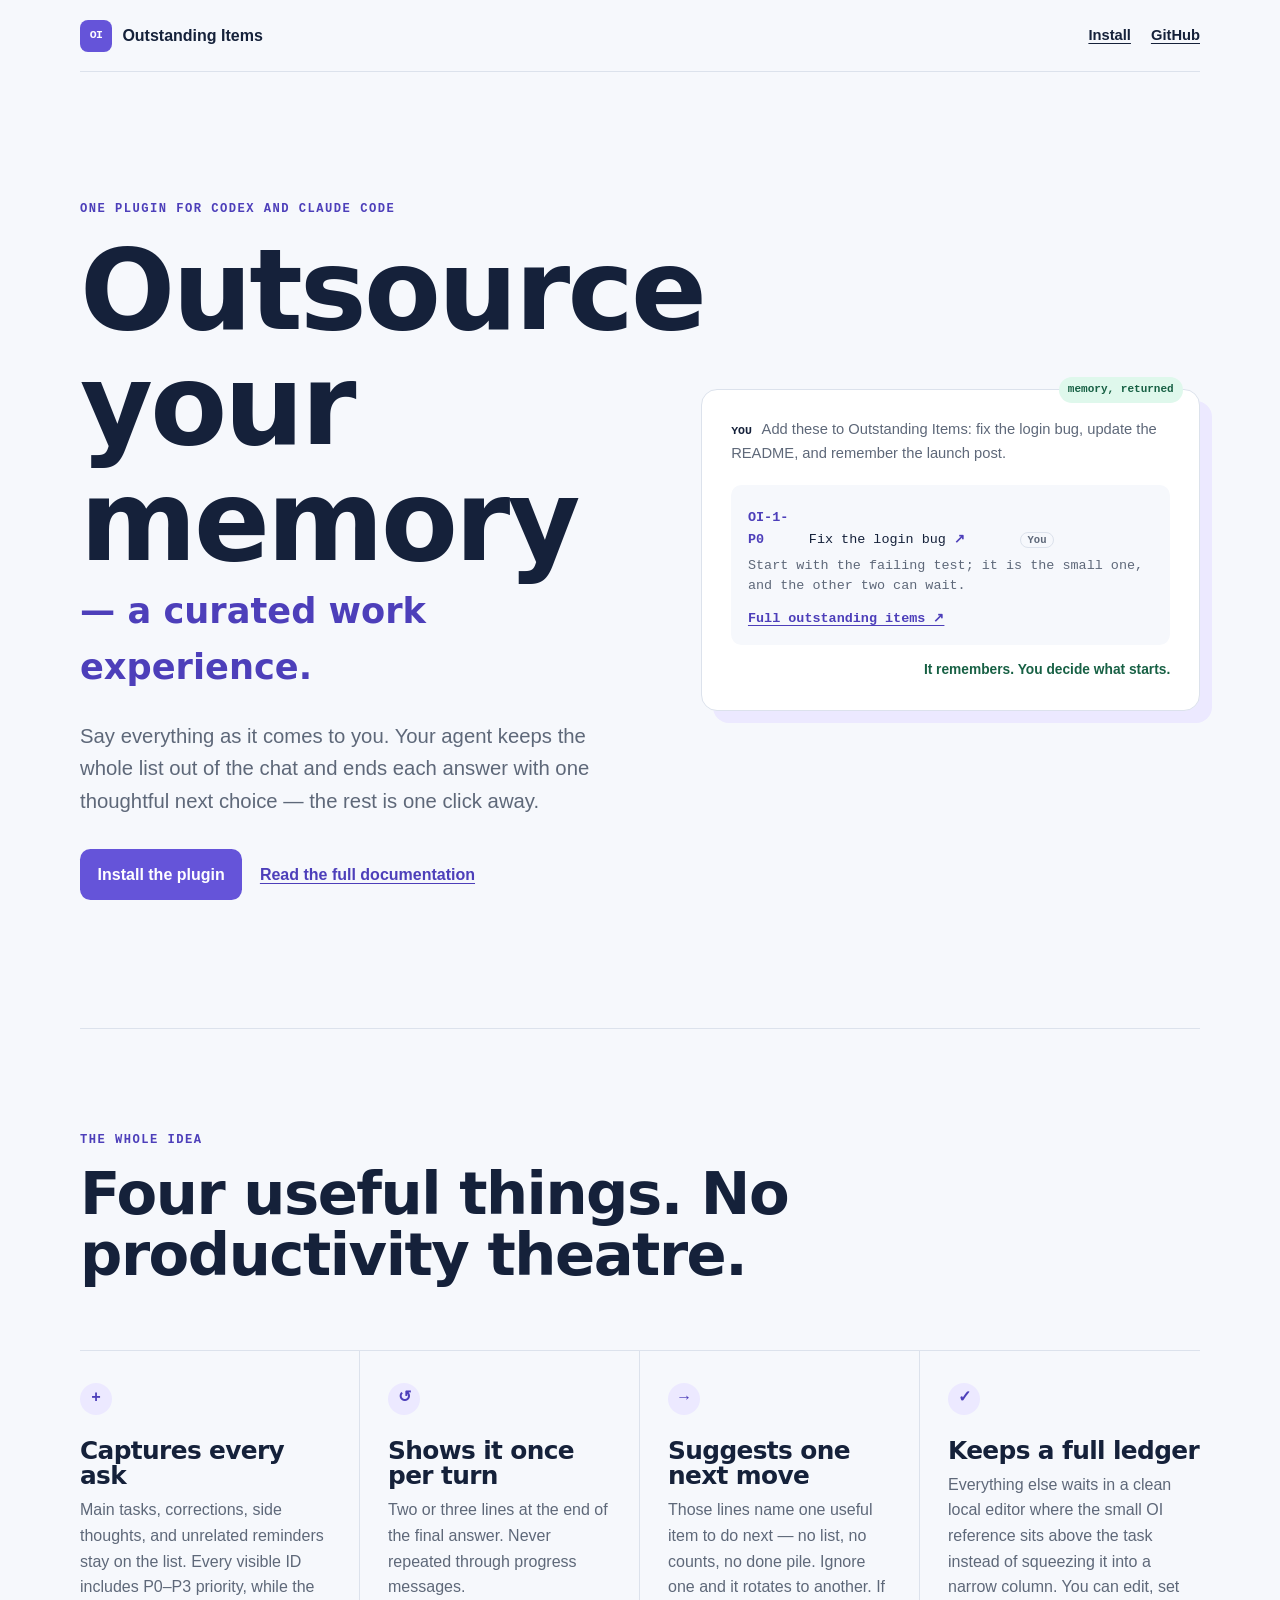
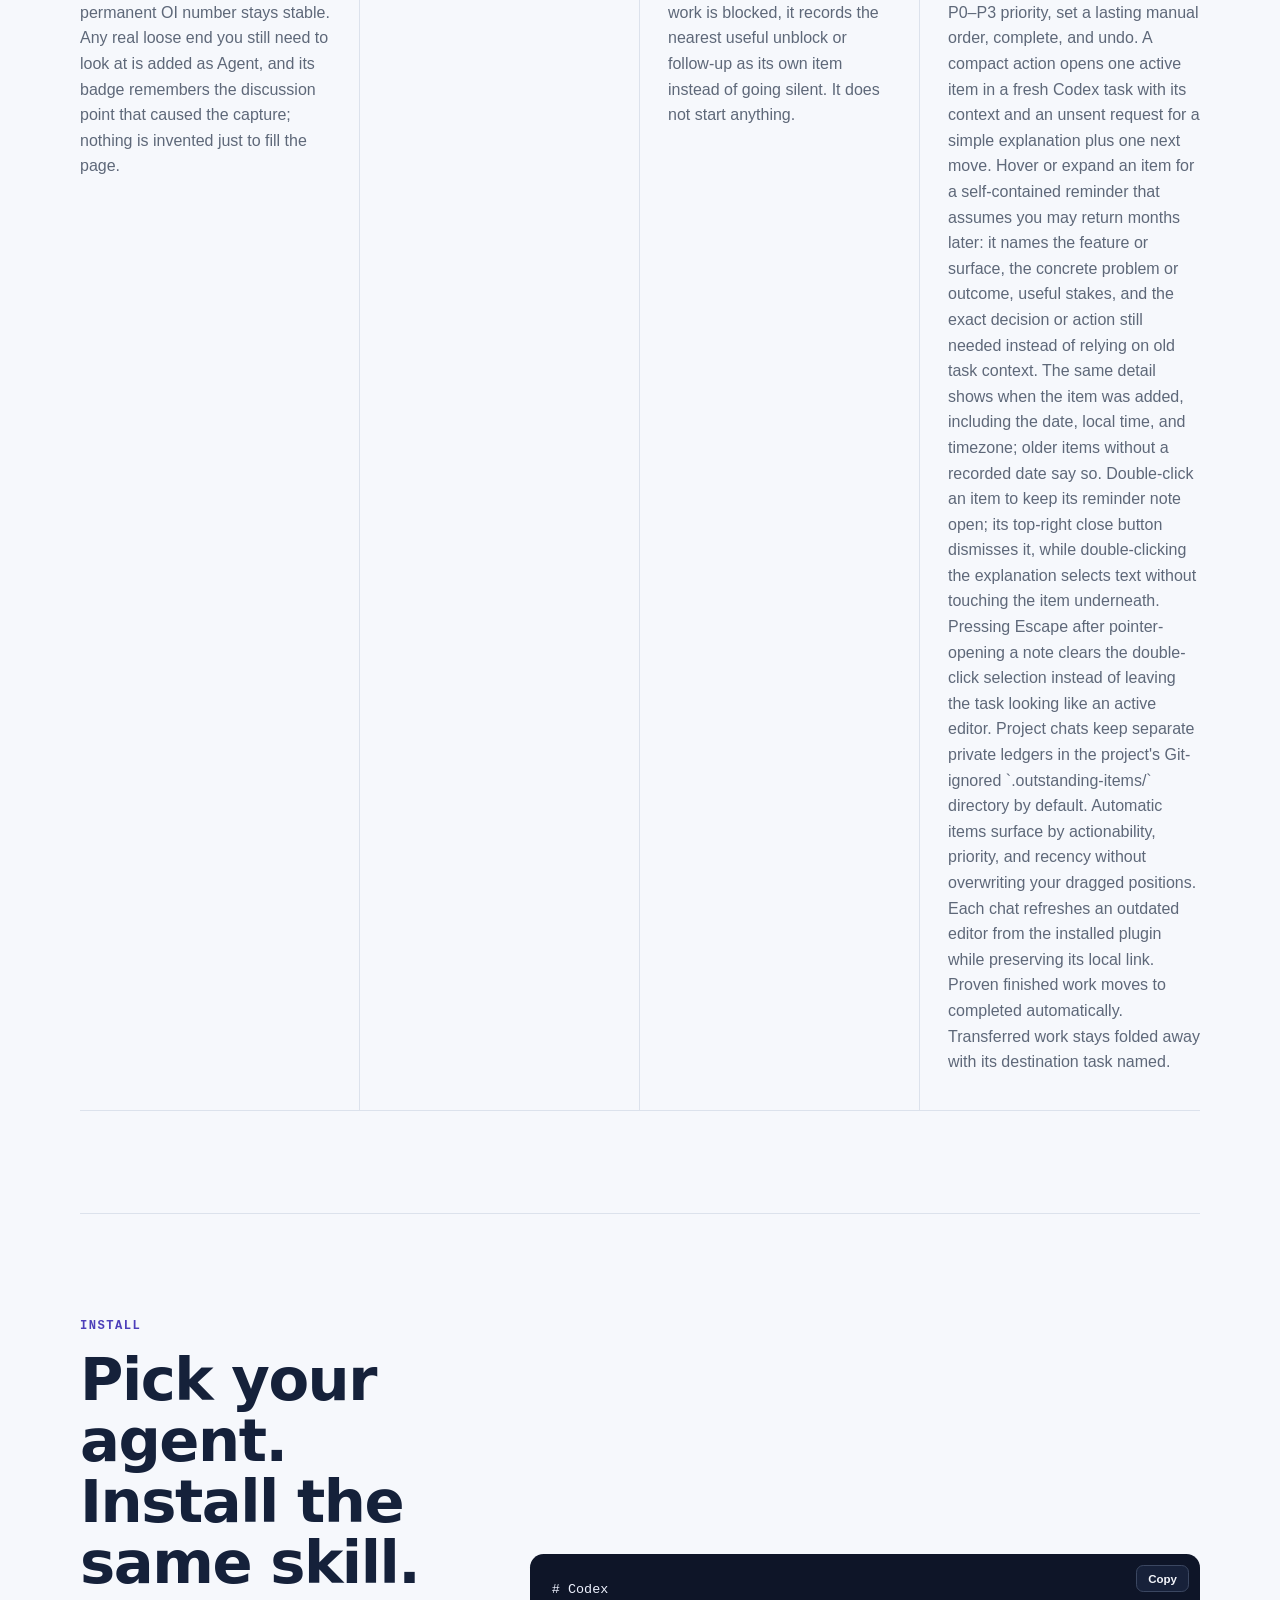
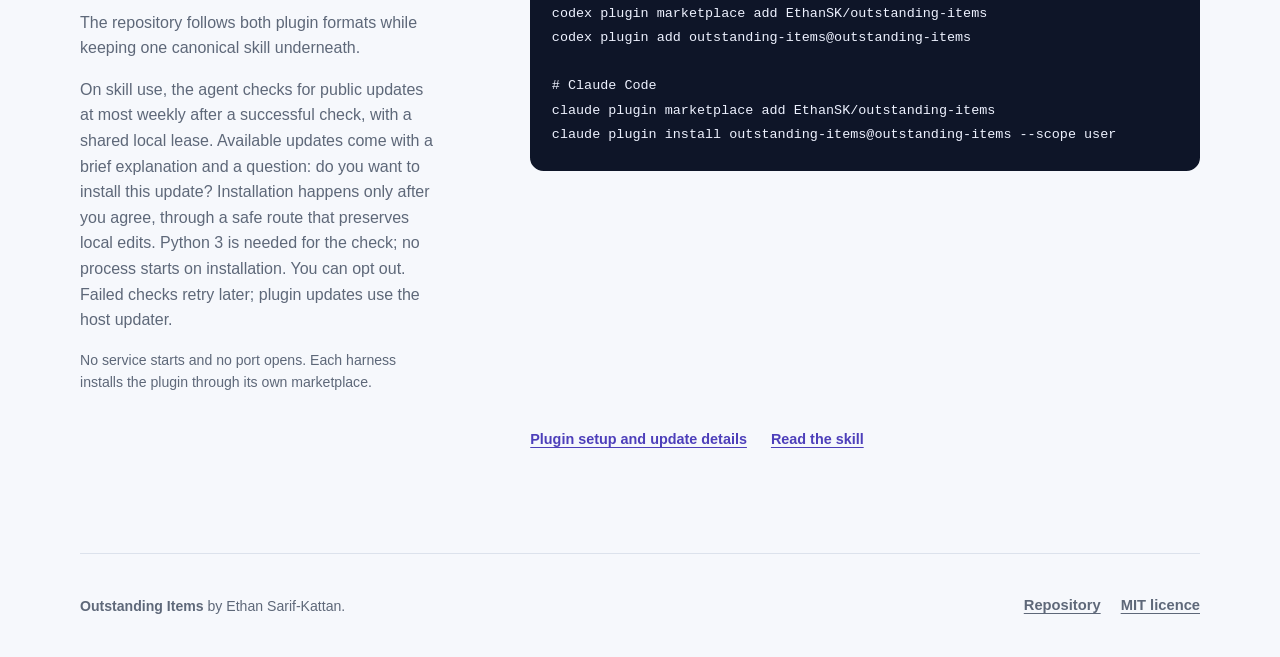
<file: docs/index.html>
<!DOCTYPE html>
<html lang="en">
<head>
<meta charset="utf-8">
<meta name="viewport" content="width=device-width, initial-scale=1">
<title>Outstanding Items — outsource your memory</title>
<meta name="description" content="An OpenAI and Claude Code plugin that remembers every request, keeps the list out of your chat, and ends each answer with one suggested next move.">
<link rel="canonical" href="https://ethansk.github.io/outstanding-items/">
<meta name="color-scheme" content="light dark">
<meta name="theme-color" content="#f6f8fc" media="(prefers-color-scheme: light)">
<meta name="theme-color" content="#111827" media="(prefers-color-scheme: dark)">
<meta name="robots" content="index, follow">
<meta property="og:type" content="website">
<meta property="og:site_name" content="Outstanding Items">
<meta property="og:title" content="Outsource your memory — a curated work experience.">
<meta property="og:description" content="Talk freely. Your agent keeps the list, shows you one next move, and waits for you to choose what starts.">
<meta property="og:url" content="https://ethansk.github.io/outstanding-items/">
<link rel="icon" href="assets/favicon.svg" type="image/svg+xml">
<link rel="manifest" href="manifest.webmanifest">
<link rel="stylesheet" href="assets/styles.css">
<script type="application/ld+json">
{
  "@context": "https://schema.org",
  "@type": "SoftwareSourceCode",
  "name": "Outstanding Items",
  "description": "A skills-only plugin for Codex and Claude Code that keeps a user-owned ledger of outstanding work.",
  "codeRepository": "https://github.com/EthanSK/outstanding-items",
  "url": "https://ethansk.github.io/outstanding-items/",
  "license": "https://opensource.org/license/mit",
  "programmingLanguage": ["Markdown", "Python", "JavaScript"]
}
</script>
</head>
<body>
<a class="skip-link" href="#main">Skip to content</a>

<header class="site-header">
  <a class="brand" href="./" aria-label="Outstanding Items home">
    <span class="brand-mark" aria-hidden="true">OI</span>
    <span>Outstanding Items</span>
  </a>
  <nav aria-label="Primary navigation">
    <a href="#install">Install</a>
    <a href="https://github.com/EthanSK/outstanding-items">GitHub</a>
  </nav>
</header>

<main id="main">
  <section class="hero" aria-labelledby="hero-title">
    <div class="hero-copy">
      <p class="kicker">One plugin for Codex and Claude Code</p>
      <h1 id="hero-title">Outsource your memory</h1>
      <p class="hero-title-2">— a curated work experience.</p>
      <p class="hero-summary">Say everything as it comes to you. Your agent keeps the whole list out of the chat and ends each answer with one thoughtful next choice — the rest is one click away.</p>
      <div class="hero-actions">
        <a class="button" href="#install">Install the plugin</a>
        <a class="text-link" href="https://github.com/EthanSK/outstanding-items#readme">Read the full documentation</a>
      </div>
    </div>

    <div class="memory-demo" role="group" aria-label="Example of a one-item recommendation">
      <p class="you-said"><span>You</span> Add these to Outstanding Items: fix the login bug, update the README, and remember the launch post.</p>
      <div class="agent-reply">
        <p class="reply-item"><span>OI-1-P0</span> Fix the login bug <span title="Fix the sign-in failure so people can access their accounts." aria-label="Item explanation">↗</span> <small class="reply-provenance" title="You added this to Outstanding Items because you said, “Add these to Outstanding Items.”">You</small></p>
        <p class="reply-reason">Start with the failing test; it is the small one, and the other two can wait.</p>
        <p class="reply-link">Full outstanding items ↗</p>
      </div>
      <p class="demo-rule">It remembers. You decide what starts.</p>
    </div>
  </section>

  <section class="core" aria-labelledby="core-title">
    <div class="section-heading">
      <p class="kicker">The whole idea</p>
      <h2 id="core-title">Four useful things. No productivity theatre.</h2>
    </div>

    <div class="feature-grid">
      <article>
        <span class="feature-symbol" aria-hidden="true">+</span>
        <h3>Captures every ask</h3>
        <p>Main tasks, corrections, side thoughts, and unrelated reminders stay on the list. Every visible ID includes P0–P3 priority, while the permanent OI number stays stable. Any real loose end you still need to look at is added as Agent, and its badge remembers the discussion point that caused the capture; nothing is invented just to fill the page.</p>
      </article>
      <article>
        <span class="feature-symbol" aria-hidden="true">↺</span>
        <h3>Shows it once per turn</h3>
        <p>Two or three lines at the end of the final answer. Never repeated through progress messages.</p>
      </article>
      <article>
        <span class="feature-symbol" aria-hidden="true">→</span>
        <h3>Suggests one next move</h3>
        <p>Those lines name one useful item to do next — no list, no counts, no done pile. Ignore one and it rotates to another. If work is blocked, it records the nearest useful unblock or follow-up as its own item instead of going silent. It does not start anything.</p>
      </article>
      <article>
        <span class="feature-symbol" aria-hidden="true">✓</span>
        <h3>Keeps a full ledger</h3>
        <p>Everything else waits in a clean local editor where the small OI reference sits above the task instead of squeezing it into a narrow column. You can edit, set P0–P3 priority, set a lasting manual order, complete, and undo. A compact action opens one active item in a fresh Codex task with its context and an unsent request for a simple explanation plus one next move. Hover or expand an item for a self-contained reminder that assumes you may return months later: it names the feature or surface, the concrete problem or outcome, useful stakes, and the exact decision or action still needed instead of relying on old task context. The same detail shows when the item was added, including the date, local time, and timezone; older items without a recorded date say so. Double-click an item to keep its reminder note open; its top-right close button dismisses it, while double-clicking the explanation selects text without touching the item underneath. Pressing Escape after pointer-opening a note clears the double-click selection instead of leaving the task looking like an active editor. Project chats keep separate private ledgers in the project's Git-ignored `.outstanding-items/` directory by default. Automatic items surface by actionability, priority, and recency without overwriting your dragged positions. Each chat refreshes an outdated editor from the installed plugin while preserving its local link. Proven finished work moves to completed automatically. Transferred work stays folded away with its destination task named.</p>
      </article>
    </div>
  </section>

  <section class="install" id="install" aria-labelledby="install-title">
    <div class="install-copy">
      <p class="kicker">Install</p>
      <h2 id="install-title">Pick your agent. Install the same skill.</h2>
      <p>The repository follows both plugin formats while keeping one canonical skill underneath.</p>
      <p>On skill use, the agent checks for public updates at most weekly after a successful check, with a shared local lease. Available updates come with a brief explanation and a question: do you want to install this update? Installation happens only after you agree, through a safe route that preserves local edits. Python 3 is needed for the check; no process starts on installation. You can opt out. Failed checks retry later; plugin updates use the host updater.</p>
<p class="small">No service starts and no port opens. Each harness installs the plugin through its own marketplace.</p>
    </div>
    <div class="code-block">
      <button class="copy-button" type="button" data-copy-target="install-code">Copy</button>
      <pre><code id="install-code"># Codex
codex plugin marketplace add EthanSK/outstanding-items
codex plugin add outstanding-items@outstanding-items

# Claude Code
claude plugin marketplace add EthanSK/outstanding-items
claude plugin install outstanding-items@outstanding-items --scope user</code></pre>
    </div>
    <div class="install-links">
      <a href="https://github.com/EthanSK/outstanding-items#install">Plugin setup and update details</a>
      <a href="https://github.com/EthanSK/outstanding-items/blob/main/plugins/outstanding-items/skills/outstanding-items/SKILL.md">Read the skill</a>
    </div>
  </section>

</main>

<footer>
  <p><strong>Outstanding Items</strong> by Ethan Sarif-Kattan.</p>
  <nav aria-label="Footer navigation">
    <a href="https://github.com/EthanSK/outstanding-items">Repository</a>
    <a href="https://github.com/EthanSK/outstanding-items/blob/main/LICENSE">MIT licence</a>
  </nav>
</footer>

<div class="copy-status" role="status" aria-live="polite"></div>
<script src="assets/app.js" defer></script>
</body>
</html>
</file>
<file: docs/assets/styles.css>
:root {
  color-scheme: light dark;
  --page: #f6f8fc;
  --surface: #ffffff;
  --ink: #15213a;
  --muted: #5e6879;
  --line: #dce2ec;
  --purple: #6554d9;
  --purple-dark: #4d3fba;
  --purple-soft: #ece9ff;
  --mint: #dff8ec;
  --mint-ink: #176044;
  --night: #172038;
  --code: #0e1528;
  --code-ink: #eef2ff;
  --max: 70rem;
  --gutter: clamp(1.25rem, 4vw, 3rem);
  --display: "Avenir Next Condensed", "Arial Narrow", ui-sans-serif, system-ui, sans-serif;
  --body: "Avenir Next", ui-sans-serif, -apple-system, BlinkMacSystemFont, "Segoe UI", sans-serif;
  --mono: ui-monospace, "SFMono-Regular", Menlo, Consolas, monospace;
}

@media (prefers-color-scheme: dark) {
  :root {
    --page: #0f1628;
    --surface: #172038;
    --ink: #f4f6fc;
    --muted: #aab4c8;
    --line: #303b55;
    --purple: #a99dff;
    --purple-dark: #c1b8ff;
    --purple-soft: #292650;
    --mint: #173f36;
    --mint-ink: #a7efd4;
    --night: #090e1b;
    --code: #070b15;
    --code-ink: #f4f6fc;
  }
}

*,
*::before,
*::after {
  box-sizing: border-box;
}

html {
  scroll-behavior: smooth;
  -webkit-text-size-adjust: 100%;
}

body {
  margin: 0;
  background: var(--page);
  color: var(--ink);
  font-family: var(--body);
  font-size: 1rem;
  line-height: 1.6;
  text-rendering: optimizeLegibility;
  -webkit-font-smoothing: antialiased;
}

a {
  color: inherit;
  text-underline-offset: 0.2em;
  text-decoration-thickness: 1px;
}

a:hover {
  color: var(--purple-dark);
}

:focus-visible {
  outline: 3px solid var(--purple);
  outline-offset: 3px;
  border-radius: 0.2rem;
}

h1,
h2,
h3,
p {
  margin-top: 0;
}

h1,
h2,
h3 {
  font-family: var(--display);
  line-height: 1.03;
  letter-spacing: -0.025em;
}

h1 {
  max-width: 9ch;
  margin-bottom: 0.25rem;
  font-size: clamp(3.8rem, 9vw, 7rem);
  font-weight: 750;
}

h2 {
  margin-bottom: 1rem;
  font-size: clamp(2.25rem, 5vw, 3.7rem);
  font-weight: 720;
}

h3 {
  margin-bottom: 0.55rem;
  font-size: 1.55rem;
}

code,
pre {
  font-family: var(--mono);
}

.skip-link {
  position: fixed;
  z-index: 100;
  top: 0.75rem;
  left: -9999px;
  padding: 0.6rem 0.9rem;
  background: var(--surface);
  border: 2px solid var(--purple);
}

.skip-link:focus {
  left: 0.75rem;
}

.site-header,
main > section,
footer {
  width: min(calc(100% - (2 * var(--gutter))), var(--max));
  margin-inline: auto;
}

.site-header {
  min-height: 4.5rem;
  display: flex;
  align-items: center;
  justify-content: space-between;
  gap: 1.5rem;
  border-bottom: 1px solid var(--line);
}

.brand {
  display: inline-flex;
  align-items: center;
  gap: 0.65rem;
  font-weight: 700;
  text-decoration: none;
}

.brand:hover {
  color: var(--ink);
}

.brand-mark {
  display: grid;
  width: 2rem;
  height: 2rem;
  place-items: center;
  border-radius: 0.5rem;
  background: var(--purple);
  color: #fff;
  font-family: var(--mono);
  font-size: 0.72rem;
  letter-spacing: -0.05em;
}

.site-header nav,
footer nav {
  display: flex;
  gap: 1.25rem;
  font-size: 0.92rem;
  font-weight: 650;
}

.hero {
  display: grid;
  grid-template-columns: minmax(0, 1.02fr) minmax(19rem, 0.98fr);
  gap: clamp(3rem, 8vw, 7rem);
  align-items: center;
  padding-block: clamp(4.5rem, 10vw, 8rem);
}

.kicker {
  margin-bottom: 0.85rem;
  color: var(--purple-dark);
  font-family: var(--mono);
  font-size: 0.76rem;
  font-weight: 700;
  letter-spacing: 0.12em;
  text-transform: uppercase;
}

.hero-title-2 {
  margin-bottom: 1.5rem;
  color: var(--purple-dark);
  font-family: var(--display);
  font-size: clamp(1.45rem, 3vw, 2.2rem);
  font-weight: 650;
}

.hero-summary {
  max-width: 35rem;
  margin-bottom: 2rem;
  color: var(--muted);
  font-size: clamp(1.08rem, 2vw, 1.27rem);
}

.hero-actions {
  display: flex;
  flex-wrap: wrap;
  align-items: center;
  gap: 1.1rem;
}

.button {
  display: inline-block;
  padding: 0.78rem 1.1rem;
  border-radius: 0.65rem;
  background: var(--purple);
  color: #fff;
  font-weight: 750;
  text-decoration: none;
}

.button:hover {
  background: var(--purple-dark);
  color: #fff;
}

.text-link {
  color: var(--purple-dark);
  font-weight: 700;
}

.memory-demo {
  position: relative;
  padding: clamp(1.2rem, 3vw, 1.8rem);
  border: 1px solid var(--line);
  border-radius: 1rem;
  background: var(--surface);
  box-shadow: 0.75rem 0.75rem 0 var(--purple-soft);
}

.memory-demo::before {
  content: "memory, returned";
  position: absolute;
  top: -0.78rem;
  right: 1rem;
  padding: 0.26rem 0.58rem;
  border-radius: 99rem;
  background: var(--mint);
  color: var(--mint-ink);
  font-family: var(--mono);
  font-size: 0.69rem;
  font-weight: 750;
}

.you-said {
  margin-bottom: 1.25rem;
  color: var(--muted);
  font-size: 0.92rem;
}

.you-said span {
  margin-right: 0.4rem;
  color: var(--ink);
  font-family: var(--mono);
  font-size: 0.72rem;
  font-weight: 750;
  text-transform: uppercase;
}

.agent-reply {
  padding: 1rem 1.05rem;
  border-radius: 0.65rem;
  background: var(--page);
  font-family: var(--mono);
  font-size: 0.84rem;
}

.reply-item {
  margin: 0;
  padding: 0.38rem 0 0;
}

.reply-item span {
  display: inline-block;
  width: 3.3rem;
  color: var(--purple-dark);
  font-weight: 750;
}

.reply-provenance {
  display: inline-block;
  margin-left: 0.35rem;
  padding: 0.12rem 0.38rem;
  border: 1px solid var(--line);
  border-radius: 999px;
  color: var(--muted);
  font-size: 0.66rem;
  font-weight: 700;
  line-height: 1;
  white-space: nowrap;
}

.reply-reason {
  margin: 0.35rem 0 0;
  color: var(--muted);
  line-height: 1.5;
}

.reply-link {
  margin: 0.7rem 0 0;
  color: var(--purple-dark);
  font-weight: 750;
  text-decoration: underline;
  text-underline-offset: 0.2em;
}

.demo-rule {
  margin: 0.9rem 0 0;
  color: var(--mint-ink);
  font-size: 0.86rem;
  font-weight: 750;
  text-align: right;
}

.core,
.install {
  padding-block: clamp(4rem, 8vw, 7rem);
  border-top: 1px solid var(--line);
}

.section-heading {
  max-width: 45rem;
  margin-bottom: clamp(2.5rem, 5vw, 4rem);
}

.feature-grid {
  display: grid;
  grid-template-columns: repeat(4, minmax(0, 1fr));
  gap: 0;
  border-block: 1px solid var(--line);
}

.feature-grid article {
  padding: 2rem clamp(1rem, 2.5vw, 1.75rem) 2.2rem;
  border-right: 1px solid var(--line);
}

.feature-grid article:first-child {
  padding-left: 0;
}

.feature-grid article:last-child {
  padding-right: 0;
  border-right: 0;
}

.feature-grid p {
  margin-bottom: 0;
  color: var(--muted);
}

.feature-symbol {
  display: grid;
  width: 2rem;
  height: 2rem;
  margin-bottom: 1.4rem;
  place-items: center;
  border-radius: 50%;
  background: var(--purple-soft);
  color: var(--purple-dark);
  font-family: var(--mono);
  font-weight: 800;
}

.install {
  display: grid;
  grid-template-columns: minmax(15rem, 0.7fr) minmax(25rem, 1.3fr);
  column-gap: clamp(2rem, 7vw, 6rem);
  row-gap: 1.25rem;
  align-items: center;
}

.install-copy p:not(.kicker) {
  max-width: 31rem;
  color: var(--muted);
}

.small {
  font-size: 0.88rem;
}

.small code {
  color: var(--ink);
}

.code-block {
  position: relative;
  overflow: hidden;
  border-radius: 0.85rem;
  background: var(--code);
  color: var(--code-ink);
}

.code-block pre {
  overflow-x: auto;
  margin: 0;
  padding: 1.5rem 1.35rem;
  font-size: 0.84rem;
  line-height: 1.8;
}

.copy-button {
  position: absolute;
  top: 0.7rem;
  right: 0.7rem;
  padding: 0.42rem 0.68rem;
  border: 1px solid #3b4761;
  border-radius: 0.45rem;
  background: #17213a;
  color: #f4f6fc;
  font: 700 0.72rem var(--body);
  cursor: pointer;
}

.copy-button:hover {
  border-color: #a99dff;
}

.install-links {
  grid-column: 2;
  display: flex;
  flex-wrap: wrap;
  gap: 1rem 1.5rem;
}

.install-links a {
  color: var(--purple-dark);
  font-size: 0.9rem;
  font-weight: 700;
}

footer {
  min-height: 6.5rem;
  display: flex;
  align-items: center;
  justify-content: space-between;
  gap: 1.5rem;
  border-top: 1px solid var(--line);
  color: var(--muted);
  font-size: 0.88rem;
}

footer p {
  margin: 0;
}

.copy-status {
  position: fixed;
  right: 1rem;
  bottom: 1rem;
  z-index: 50;
  min-width: 10rem;
  padding: 0.65rem 0.85rem;
  border-radius: 0.6rem;
  background: var(--night);
  color: #fff;
  font-size: 0.82rem;
  opacity: 0;
  pointer-events: none;
  transform: translateY(0.5rem);
  transition: opacity 150ms ease, transform 150ms ease;
}

.copy-status.is-visible {
  opacity: 1;
  transform: translateY(0);
}

@media (max-width: 850px) {
  .hero,
  .install {
    grid-template-columns: 1fr;
  }

  .hero {
    gap: 3.5rem;
  }

  .feature-grid {
    grid-template-columns: repeat(2, minmax(0, 1fr));
  }

  .feature-grid article {
    border-bottom: 1px solid var(--line);
  }

  .feature-grid article:nth-child(2) {
    border-right: 0;
  }

  .feature-grid article:nth-last-child(-n + 2) {
    border-bottom: 0;
  }

  .feature-grid article:first-child,
  .feature-grid article:nth-child(3) {
    padding-left: 0;
  }

  .feature-grid article:nth-child(2),
  .feature-grid article:last-child {
    padding-right: 0;
  }

  .install-links {
    grid-column: auto;
  }

}

@media (max-width: 570px) {
  .site-header {
    min-height: 4rem;
  }

  .site-header nav a:first-child {
    display: none;
  }

  .hero {
    grid-template-columns: minmax(0, 1fr);
    padding-block: 3.8rem 5rem;
  }

  h1 {
    font-size: clamp(3.4rem, 19vw, 5rem);
  }

  .memory-demo {
    box-shadow: 0.45rem 0.45rem 0 var(--purple-soft);
  }

  .feature-grid {
    grid-template-columns: 1fr;
  }

  .feature-grid article,
  .feature-grid article:first-child,
  .feature-grid article:nth-child(2),
  .feature-grid article:nth-child(3),
  .feature-grid article:last-child {
    padding: 1.65rem 0;
    border-right: 0;
    border-bottom: 1px solid var(--line);
  }

  .feature-grid article:last-child {
    border-bottom: 0;
  }

  .code-block pre {
    padding-top: 3.4rem;
    font-size: 0.76rem;
  }

  footer {
    align-items: flex-start;
    flex-direction: column;
    justify-content: center;
    padding-block: 1.5rem;
  }
}

@media (prefers-reduced-motion: reduce) {
  html {
    scroll-behavior: auto;
  }

  *,
  *::before,
  *::after {
    transition-duration: 0.001ms !important;
  }
}
</file>
